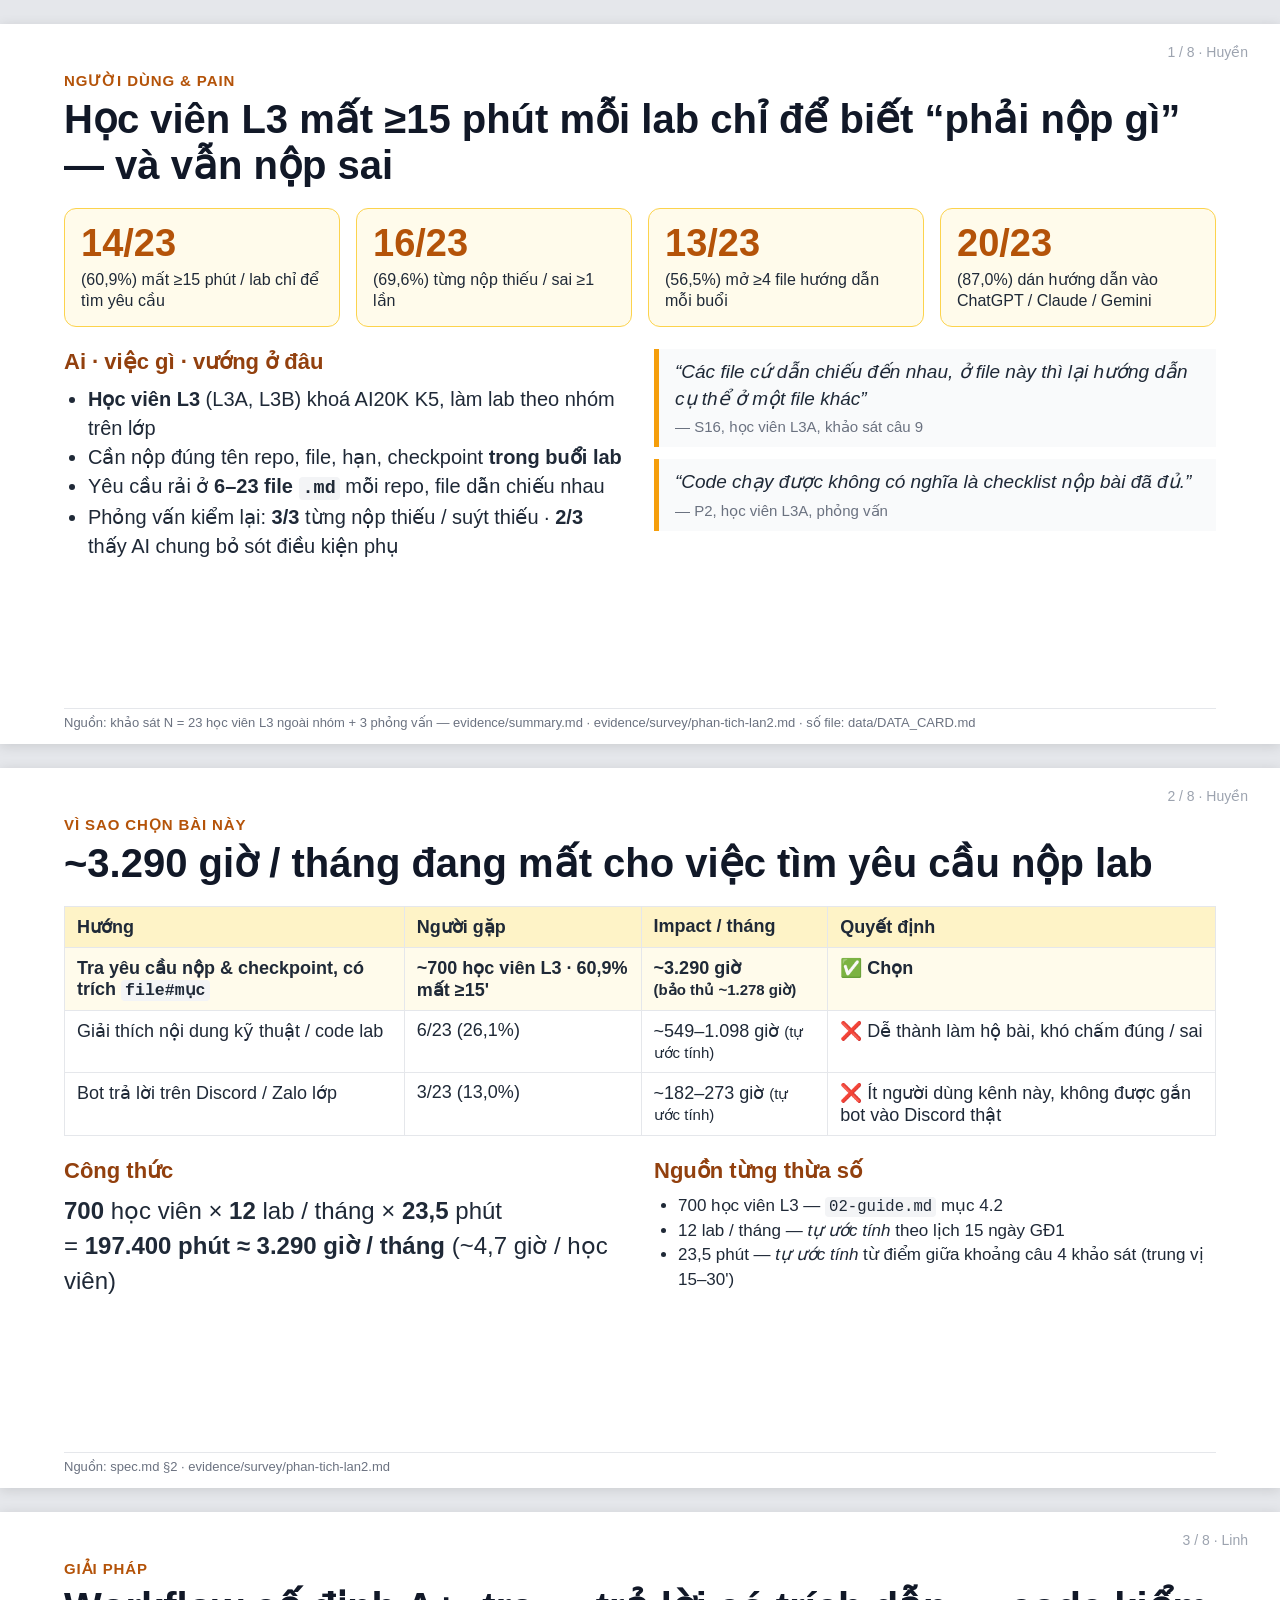
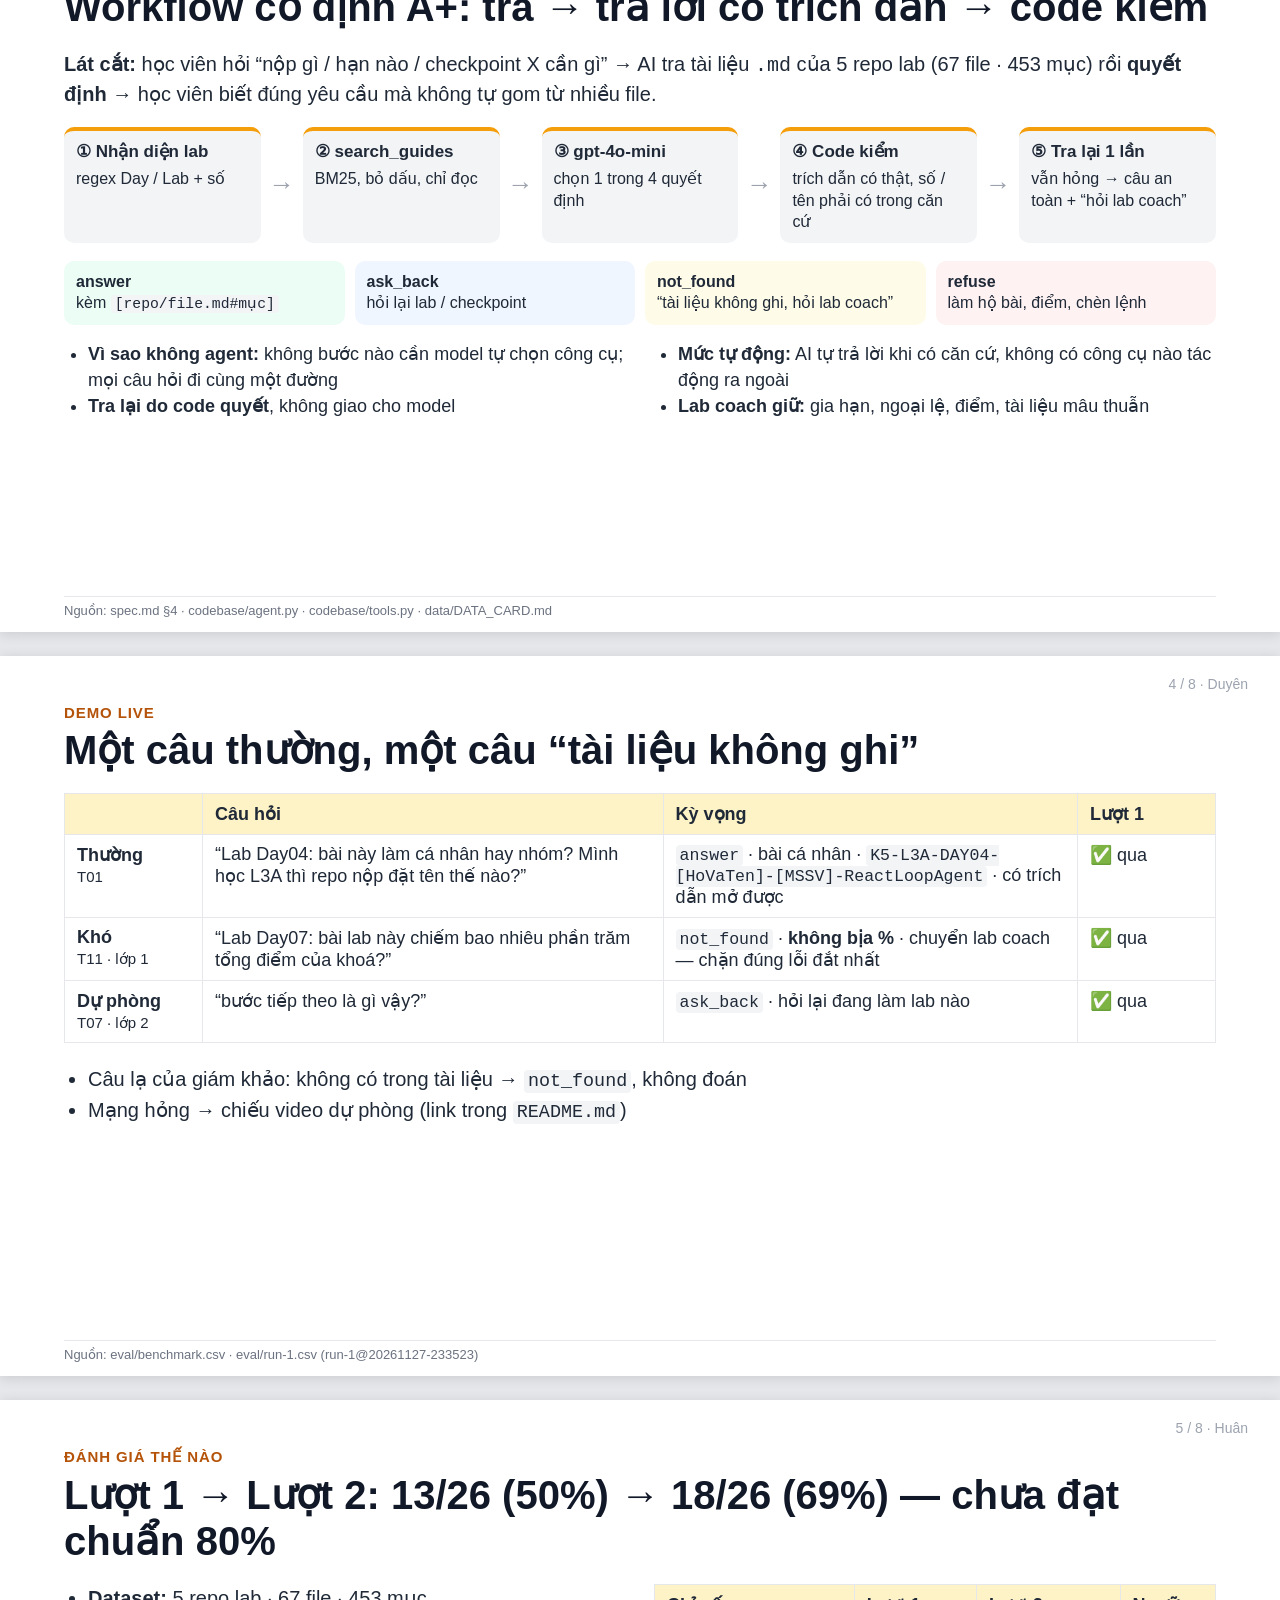
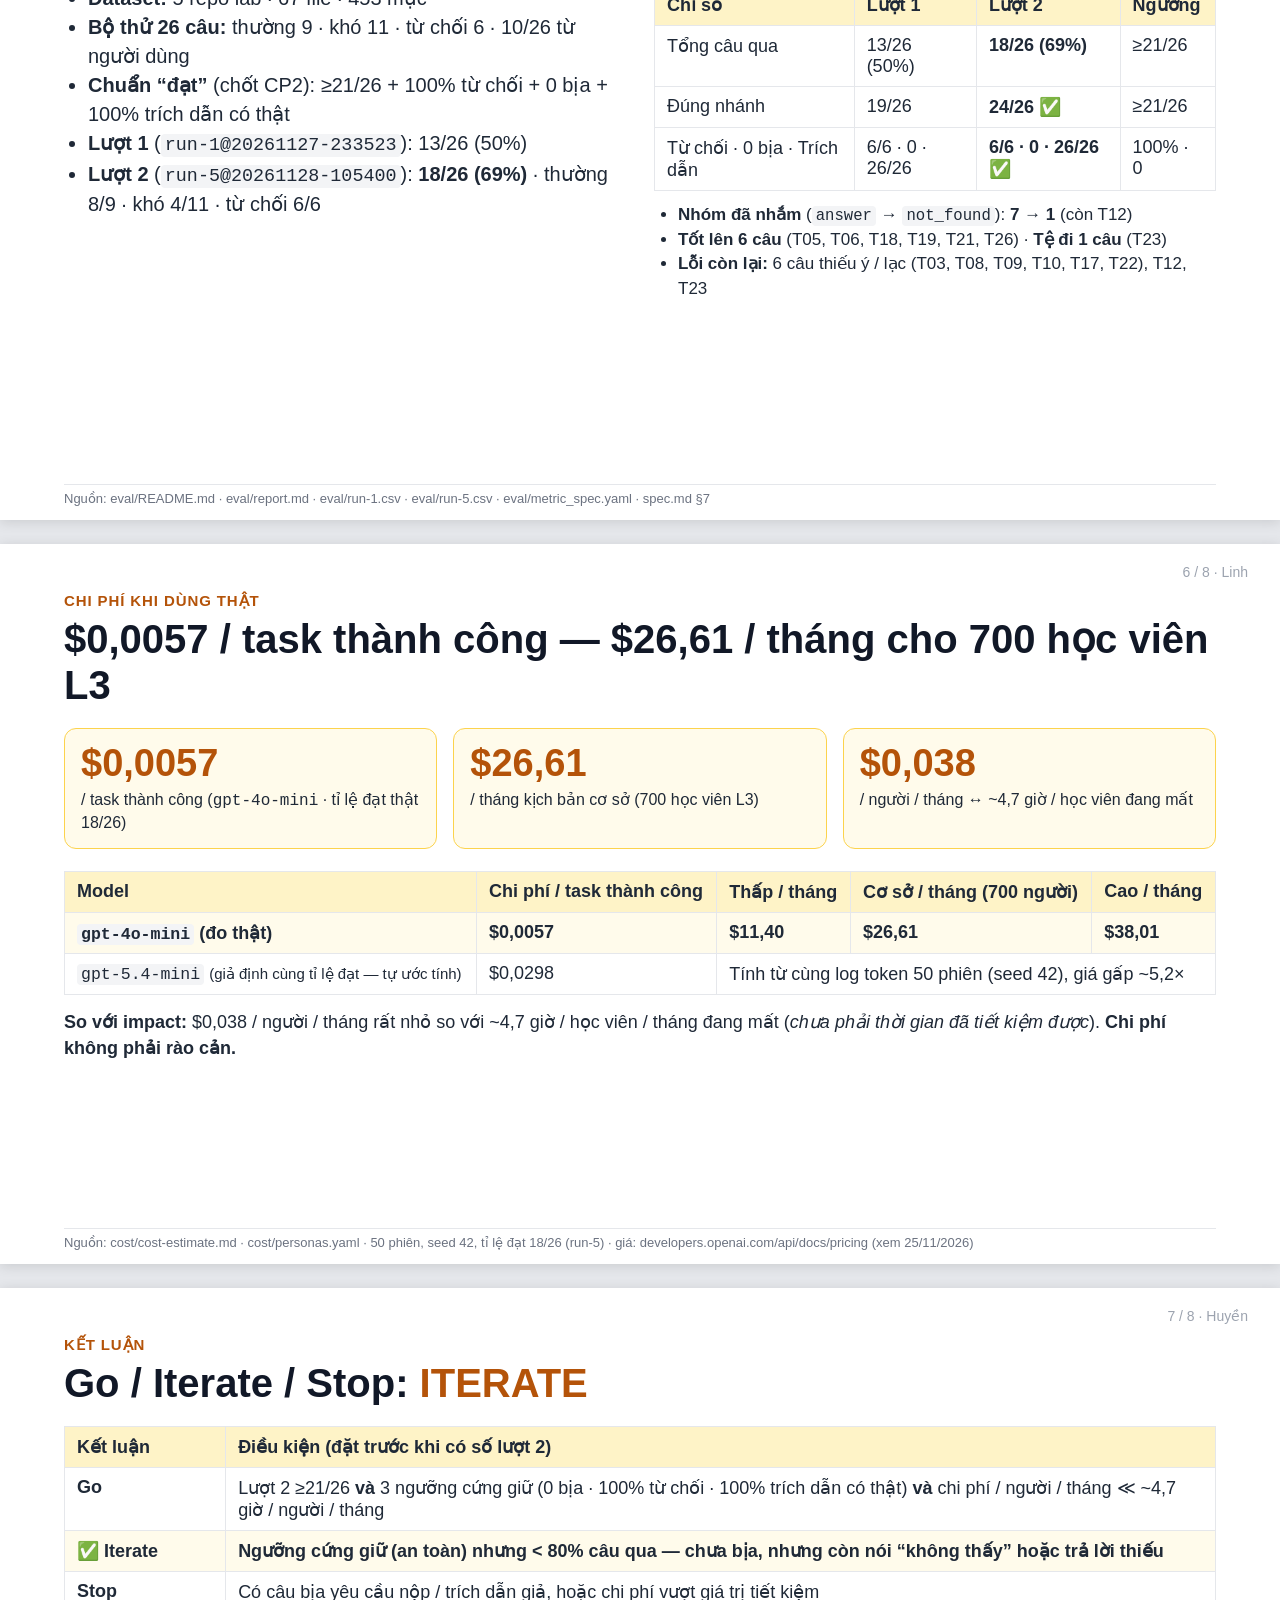
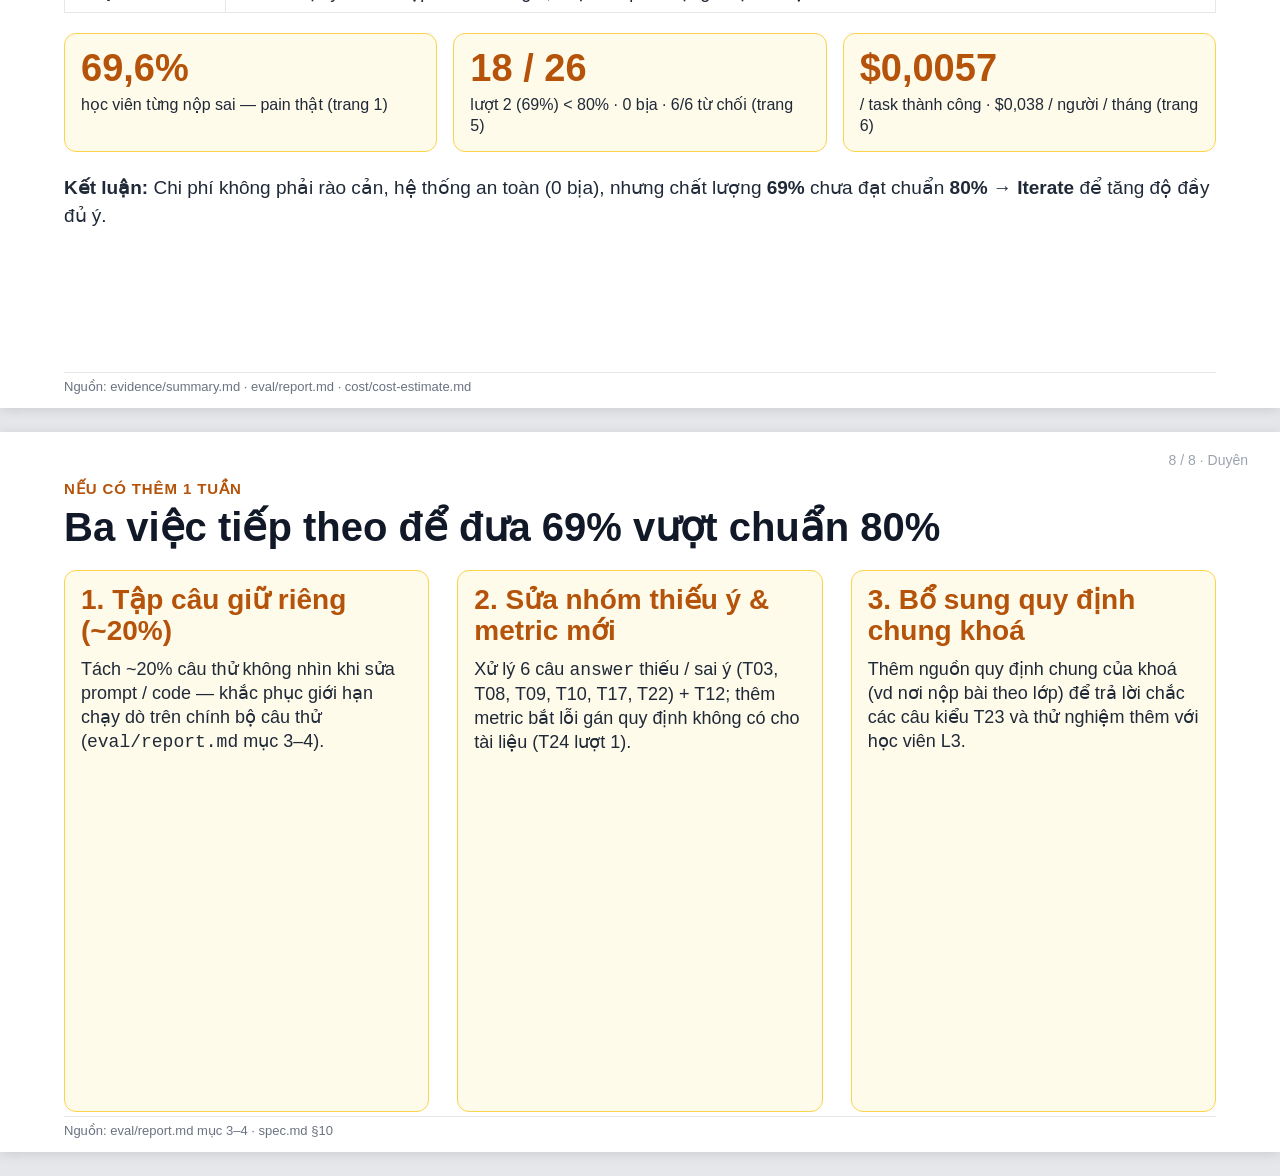
<file: slides/deck.html>
<!doctype html>
<html lang="vi">
<head>
<meta charset="utf-8">
<title>TayDuKy — Trợ lý tra cứu hướng dẫn lab có trích nguồn</title>
<!-- Xuất PDF: mở bằng Chrome → Ctrl+P → Lưu dưới dạng PDF · Bố cục: Ngang · Lề: Không · bật "Đồ hoạ nền" → lưu thành demo-slides.pdf ở gốc repo -->
<style>
  @page { size: 1280px 720px; margin: 0; }
  * { box-sizing: border-box; }
  body { margin: 0; background: #e5e7eb; font-family: "Segoe UI", Roboto, Arial, sans-serif; color: #1f2937; }
  .slide { width: 1280px; height: 720px; margin: 24px auto; background: #fff; padding: 48px 64px 40px;
           position: relative; overflow: hidden; page-break-after: always; break-after: page;
           box-shadow: 0 2px 12px rgba(0,0,0,.12); display: flex; flex-direction: column; }
  @media print { body { background: #fff; } .slide { margin: 0; box-shadow: none; } }
  .tag { font-size: 15px; font-weight: 600; color: #b45309; letter-spacing: .06em; text-transform: uppercase; }
  h1 { font-size: 40px; margin: 6px 0 20px; color: #111827; line-height: 1.15; }
  h2 { font-size: 22px; margin: 0 0 10px; color: #92400e; }
  p, li { font-size: 20px; line-height: 1.45; }
  ul { margin: 0; padding-left: 24px; }
  .row { display: flex; gap: 28px; flex: 1; min-height: 0; }
  .col { flex: 1; min-width: 0; }
  .big { display: grid; grid-template-columns: repeat(4, 1fr); gap: 16px; margin-bottom: 22px; }
  .stat { background: #fffbeb; border: 1px solid #fcd34d; border-radius: 12px; padding: 14px 16px; }
  .stat b { display: block; font-size: 38px; color: #b45309; line-height: 1.1; }
  .stat span { font-size: 16px; line-height: 1.35; display: block; margin-top: 4px; }
  blockquote { margin: 0 0 12px; padding: 10px 16px; border-left: 5px solid #f59e0b; background: #f9fafb;
               font-size: 19px; font-style: italic; line-height: 1.4; }
  blockquote cite { display: block; font-style: normal; font-size: 15px; color: #6b7280; margin-top: 4px; }
  table { border-collapse: collapse; width: 100%; font-size: 18px; }
  th, td { border: 1px solid #e5e7eb; padding: 9px 12px; text-align: left; vertical-align: top; }
  th { background: #fef3c7; }
  tr.pick td { background: #fffbeb; font-weight: 600; }
  .src { position: absolute; bottom: 14px; left: 64px; right: 64px; font-size: 13px; color: #6b7280;
         border-top: 1px solid #e5e7eb; padding-top: 6px; }
  .page { position: absolute; top: 20px; right: 32px; font-size: 14px; color: #9ca3af; }
  .flow { display: flex; align-items: stretch; gap: 8px; margin: 6px 0 18px; }
  .step { flex: 1; background: #f3f4f6; border-radius: 10px; padding: 10px 12px; font-size: 16px; line-height: 1.35;
          border-top: 4px solid #f59e0b; }
  .step b { display: block; font-size: 17px; margin-bottom: 4px; }
  .arrow { align-self: center; font-size: 26px; color: #9ca3af; }
  .dec { display: grid; grid-template-columns: repeat(4, 1fr); gap: 10px; margin-bottom: 16px; }
  .dec div { border-radius: 10px; padding: 10px 12px; font-size: 16px; line-height: 1.35; }
  .dec code, td code, li code { font-family: Consolas, monospace; font-size: .92em; background: #f3f4f6; padding: 1px 4px; border-radius: 4px; }
  .todo { background: #fef2f2; border: 2px dashed #f87171; color: #b91c1c; border-radius: 10px; padding: 14px 18px; font-size: 19px; }
  .cover h1 { font-size: 46px; }
</style>
</head>
<body>

<!-- ============ TRANG 1 ============ -->
<section class="slide">
  <div class="page">1 / 8 · Huyền</div>
  <div class="tag">Người dùng &amp; pain</div>
  <h1>Học viên L3 mất ≥15 phút mỗi lab chỉ để biết “phải nộp gì” — và vẫn nộp sai</h1>
  <div class="big">
    <div class="stat"><b>14/23</b><span>(60,9%) mất ≥15 phút / lab chỉ để tìm yêu cầu</span></div>
    <div class="stat"><b>16/23</b><span>(69,6%) từng nộp thiếu / sai ≥1 lần</span></div>
    <div class="stat"><b>13/23</b><span>(56,5%) mở ≥4 file hướng dẫn mỗi buổi</span></div>
    <div class="stat"><b>20/23</b><span>(87,0%) dán hướng dẫn vào ChatGPT / Claude / Gemini</span></div>
  </div>
  <div class="row">
    <div class="col">
      <h2>Ai · việc gì · vướng ở đâu</h2>
      <ul>
        <li><b>Học viên L3</b> (L3A, L3B) khoá AI20K K5, làm lab theo nhóm trên lớp</li>
        <li>Cần nộp đúng tên repo, file, hạn, checkpoint <b>trong buổi lab</b></li>
        <li>Yêu cầu rải ở <b>6–23 file <code>.md</code></b> mỗi repo, file dẫn chiếu nhau</li>
        <li>Phỏng vấn kiểm lại: <b>3/3</b> từng nộp thiếu / suýt thiếu · <b>2/3</b> thấy AI chung bỏ sót điều kiện phụ</li>
      </ul>
    </div>
    <div class="col">
      <blockquote>“Các file cứ dẫn chiếu đến nhau, ở file này thì lại hướng dẫn cụ thể ở một file khác”<cite>— S16, học viên L3A, khảo sát câu 9</cite></blockquote>
      <blockquote>“Code chạy được không có nghĩa là checklist nộp bài đã đủ.”<cite>— P2, học viên L3A, phỏng vấn</cite></blockquote>
    </div>
  </div>
  <div class="src">Nguồn: khảo sát N = 23 học viên L3 ngoài nhóm + 3 phỏng vấn — evidence/summary.md · evidence/survey/phan-tich-lan2.md · số file: data/DATA_CARD.md</div>
</section>

<!-- ============ TRANG 2 ============ -->
<section class="slide">
  <div class="page">2 / 8 · Huyền</div>
  <div class="tag">Vì sao chọn bài này</div>
  <h1>~3.290 giờ / tháng đang mất cho việc tìm yêu cầu nộp lab</h1>
  <table>
    <tr><th>Hướng</th><th>Người gặp</th><th>Impact / tháng</th><th>Quyết định</th></tr>
    <tr class="pick"><td>Tra yêu cầu nộp &amp; checkpoint, có trích <code>file#mục</code></td><td>~700 học viên L3 · 60,9% mất ≥15'</td><td>~3.290 giờ<br><small>(bảo thủ ~1.278 giờ)</small></td><td>✅ Chọn</td></tr>
    <tr><td>Giải thích nội dung kỹ thuật / code lab</td><td>6/23 (26,1%)</td><td>~549–1.098 giờ <small>(tự ước tính)</small></td><td>❌ Dễ thành làm hộ bài, khó chấm đúng / sai</td></tr>
    <tr><td>Bot trả lời trên Discord / Zalo lớp</td><td>3/23 (13,0%)</td><td>~182–273 giờ <small>(tự ước tính)</small></td><td>❌ Ít người dùng kênh này, không được gắn bot vào Discord thật</td></tr>
  </table>
  <div class="row" style="margin-top:22px">
    <div class="col">
      <h2>Công thức</h2>
      <p style="font-size:24px;margin:0"><b>700</b> học viên × <b>12</b> lab / tháng × <b>23,5</b> phút<br>= <b>197.400 phút ≈ 3.290 giờ / tháng</b> (~4,7 giờ / học viên)</p>
    </div>
    <div class="col">
      <h2>Nguồn từng thừa số</h2>
      <ul style="font-size:17px">
        <li style="font-size:17px">700 học viên L3 — <code>02-guide.md</code> mục 4.2</li>
        <li style="font-size:17px">12 lab / tháng — <i>tự ước tính</i> theo lịch 15 ngày GĐ1</li>
        <li style="font-size:17px">23,5 phút — <i>tự ước tính</i> từ điểm giữa khoảng câu 4 khảo sát (trung vị 15–30')</li>
      </ul>
    </div>
  </div>
  <div class="src">Nguồn: spec.md §2 · evidence/survey/phan-tich-lan2.md</div>
</section>

<!-- ============ TRANG 3 ============ -->
<section class="slide">
  <div class="page">3 / 8 · Linh</div>
  <div class="tag">Giải pháp</div>
  <h1>Workflow cố định A+: tra → trả lời có trích dẫn → code kiểm</h1>
  <p style="margin:0 0 12px"><b>Lát cắt:</b> học viên hỏi “nộp gì / hạn nào / checkpoint X cần gì” → AI tra tài liệu <code>.md</code> của 5 repo lab (67 file · 453 mục) rồi <b>quyết định</b> → học viên biết đúng yêu cầu mà không tự gom từ nhiều file.</p>
  <div class="flow">
    <div class="step"><b>① Nhận diện lab</b>regex Day / Lab + số</div><div class="arrow">→</div>
    <div class="step"><b>② search_guides</b>BM25, bỏ dấu, chỉ đọc</div><div class="arrow">→</div>
    <div class="step"><b>③ gpt-4o-mini</b>chọn 1 trong 4 quyết định</div><div class="arrow">→</div>
    <div class="step"><b>④ Code kiểm</b>trích dẫn có thật, số / tên phải có trong căn cứ</div><div class="arrow">→</div>
    <div class="step"><b>⑤ Tra lại 1 lần</b>vẫn hỏng → câu an toàn + “hỏi lab coach”</div>
  </div>
  <div class="dec">
    <div style="background:#ecfdf5"><b>answer</b><br>kèm <code>[repo/file.md#mục]</code></div>
    <div style="background:#eff6ff"><b>ask_back</b><br>hỏi lại lab / checkpoint</div>
    <div style="background:#fefce8"><b>not_found</b><br>“tài liệu không ghi, hỏi lab coach”</div>
    <div style="background:#fef2f2"><b>refuse</b><br>làm hộ bài, điểm, chèn lệnh</div>
  </div>
  <div class="row">
    <div class="col"><ul style="font-size:18px">
      <li style="font-size:18px"><b>Vì sao không agent:</b> không bước nào cần model tự chọn công cụ; mọi câu hỏi đi cùng một đường</li>
      <li style="font-size:18px"><b>Tra lại do code quyết</b>, không giao cho model</li>
    </ul></div>
    <div class="col"><ul style="font-size:18px">
      <li style="font-size:18px"><b>Mức tự động:</b> AI tự trả lời khi có căn cứ, không có công cụ nào tác động ra ngoài</li>
      <li style="font-size:18px"><b>Lab coach giữ:</b> gia hạn, ngoại lệ, điểm, tài liệu mâu thuẫn</li>
    </ul></div>
  </div>
  <div class="src">Nguồn: spec.md §4 · codebase/agent.py · codebase/tools.py · data/DATA_CARD.md</div>
</section>

<!-- ============ TRANG 4 ============ -->
<section class="slide">
  <div class="page">4 / 8 · Duyên</div>
  <div class="tag">Demo live</div>
  <h1>Một câu thường, một câu “tài liệu không ghi”</h1>
  <table>
    <tr><th style="width:12%"></th><th style="width:40%">Câu hỏi</th><th>Kỳ vọng</th><th style="width:12%">Lượt 1</th></tr>
    <tr><td><b>Thường</b><br><small>T01</small></td><td>“Lab Day04: bài này làm cá nhân hay nhóm? Mình học L3A thì repo nộp đặt tên thế nào?”</td><td><code>answer</code> · bài cá nhân · <code>K5-L3A-DAY04-[HoVaTen]-[MSSV]-ReactLoopAgent</code> · có trích dẫn mở được</td><td>✅ qua</td></tr>
    <tr><td><b>Khó</b><br><small>T11 · lớp 1</small></td><td>“Lab Day07: bài lab này chiếm bao nhiêu phần trăm tổng điểm của khoá?”</td><td><code>not_found</code> · <b>không bịa %</b> · chuyển lab coach — chặn đúng lỗi đắt nhất</td><td>✅ qua</td></tr>
    <tr><td><b>Dự phòng</b><br><small>T07 · lớp 2</small></td><td>“bước tiếp theo là gì vậy?”</td><td><code>ask_back</code> · hỏi lại đang làm lab nào</td><td>✅ qua</td></tr>
  </table>
  <ul style="margin-top:22px">
    <li>Câu lạ của giám khảo: không có trong tài liệu → <code>not_found</code>, không đoán</li>
    <li>Mạng hỏng → chiếu video dự phòng (link trong <code>README.md</code>)</li>
  </ul>
  <div class="src">Nguồn: eval/benchmark.csv · eval/run-1.csv (run-1@20261127-233523)</div>
</section>

<!-- ============ TRANG 5 ============ -->
<section class="slide">
  <div class="page">5 / 8 · Huân</div>
  <div class="tag">Đánh giá thế nào</div>
  <h1>Lượt 1 → Lượt 2: 13/26 (50%) → 18/26 (69%) — chưa đạt chuẩn 80%</h1>
  <div class="row">
    <div class="col">
      <ul>
        <li><b>Dataset:</b> 5 repo lab · 67 file · 453 mục</li>
        <li><b>Bộ thử 26 câu:</b> thường 9 · khó 11 · từ chối 6 · 10/26 từ người dùng</li>
        <li><b>Chuẩn “đạt”</b> (chốt CP2): ≥21/26 + 100% từ chối + 0 bịa + 100% trích dẫn có thật</li>
        <li><b>Lượt 1</b> (<code>run-1@20261127-233523</code>): 13/26 (50%)</li>
        <li><b>Lượt 2</b> (<code>run-5@20261128-105400</code>): <b>18/26 (69%)</b> · thường 8/9 · khó 4/11 · từ chối 6/6</li>
      </ul>
    </div>
    <div class="col">
      <table>
        <tr><th>Chỉ số</th><th>Lượt 1</th><th>Lượt 2</th><th>Ngưỡng</th></tr>
        <tr><td>Tổng câu qua</td><td>13/26 (50%)</td><td><b>18/26 (69%)</b></td><td>≥21/26</td></tr>
        <tr><td>Đúng nhánh</td><td>19/26</td><td><b>24/26 ✅</b></td><td>≥21/26</td></tr>
        <tr><td>Từ chối · 0 bịa · Trích dẫn</td><td>6/6 · 0 · 26/26</td><td><b>6/6 · 0 · 26/26 ✅</b></td><td>100% · 0</td></tr>
      </table>
      <ul style="margin-top:12px;font-size:17px">
        <li style="font-size:17px"><b>Nhóm đã nhắm</b> (<code>answer</code> → <code>not_found</code>): <b>7 → 1</b> (còn T12)</li>
        <li style="font-size:17px"><b>Tốt lên 6 câu</b> (T05, T06, T18, T19, T21, T26) · <b>Tệ đi 1 câu</b> (T23)</li>
        <li style="font-size:17px"><b>Lỗi còn lại:</b> 6 câu thiếu ý / lạc (T03, T08, T09, T10, T17, T22), T12, T23</li>
      </ul>
    </div>
  </div>
  <div class="src">Nguồn: eval/README.md · eval/report.md · eval/run-1.csv · eval/run-5.csv · eval/metric_spec.yaml · spec.md §7</div>
</section>

<!-- ============ TRANG 6 ============ -->
<section class="slide">
  <div class="page">6 / 8 · Linh</div>
  <div class="tag">Chi phí khi dùng thật</div>
  <h1>$0,0057 / task thành công — $26,61 / tháng cho 700 học viên L3</h1>
  <div class="big" style="grid-template-columns:repeat(3,1fr)">
    <div class="stat"><b>$0,0057</b><span>/ task thành công (<code>gpt-4o-mini</code> · tỉ lệ đạt thật 18/26)</span></div>
    <div class="stat"><b>$26,61</b><span>/ tháng kịch bản cơ sở (700 học viên L3)</span></div>
    <div class="stat"><b>$0,038</b><span>/ người / tháng ↔ ~4,7 giờ / học viên đang mất</span></div>
  </div>
  <table>
    <tr><th>Model</th><th>Chi phí / task thành công</th><th>Thấp / tháng</th><th>Cơ sở / tháng (700 người)</th><th>Cao / tháng</th></tr>
    <tr class="pick"><td><code>gpt-4o-mini</code> (đo thật)</td><td>$0,0057</td><td>$11,40</td><td>$26,61</td><td>$38,01</td></tr>
    <tr><td><code>gpt-5.4-mini</code> <small>(giả định cùng tỉ lệ đạt — tự ước tính)</small></td><td>$0,0298</td><td colspan="3">Tính từ cùng log token 50 phiên (seed 42), giá gấp ~5,2×</td></tr>
  </table>
  <p style="margin:14px 0 0;font-size:18px"><b>So với impact:</b> $0,038 / người / tháng rất nhỏ so với ~4,7 giờ / học viên / tháng đang mất (<i>chưa phải thời gian đã tiết kiệm được</i>). <b>Chi phí không phải rào cản.</b></p>
  <div class="src">Nguồn: cost/cost-estimate.md · cost/personas.yaml · 50 phiên, seed 42, tỉ lệ đạt 18/26 (run-5) · giá: developers.openai.com/api/docs/pricing (xem 25/11/2026)</div>
</section>

<!-- ============ TRANG 7 ============ -->
<section class="slide">
  <div class="page">7 / 8 · Huyền</div>
  <div class="tag">Kết luận</div>
  <h1>Go / Iterate / Stop: <span style="color:#b45309">ITERATE</span></h1>
  <table>
    <tr><th style="width:14%">Kết luận</th><th>Điều kiện (đặt trước khi có số lượt 2)</th></tr>
    <tr><td><b>Go</b></td><td>Lượt 2 ≥21/26 <b>và</b> 3 ngưỡng cứng giữ (0 bịa · 100% từ chối · 100% trích dẫn có thật) <b>và</b> chi phí / người / tháng ≪ ~4,7 giờ / người / tháng</td></tr>
    <tr class="pick"><td><b>✅ Iterate</b></td><td>Ngưỡng cứng giữ (an toàn) nhưng &lt; 80% câu qua — chưa bịa, nhưng còn nói “không thấy” hoặc trả lời thiếu</td></tr>
    <tr><td><b>Stop</b></td><td>Có câu bịa yêu cầu nộp / trích dẫn giả, hoặc chi phí vượt giá trị tiết kiệm</td></tr>
  </table>
  <div class="big" style="grid-template-columns:repeat(3,1fr);margin-top:20px">
    <div class="stat"><b>69,6%</b><span>học viên từng nộp sai — pain thật (trang 1)</span></div>
    <div class="stat"><b>18 / 26</b><span>lượt 2 (69%) &lt; 80% · 0 bịa · 6/6 từ chối (trang 5)</span></div>
    <div class="stat"><b>$0,0057</b><span>/ task thành công · $0,038 / người / tháng (trang 6)</span></div>
  </div>
  <p style="margin:0;font-size:19px"><b>Kết luận:</b> Chi phí không phải rào cản, hệ thống an toàn (0 bịa), nhưng chất lượng <b>69%</b> chưa đạt chuẩn <b>80%</b> → <b>Iterate</b> để tăng độ đầy đủ ý.</p>
  <div class="src">Nguồn: evidence/summary.md · eval/report.md · cost/cost-estimate.md</div>
</section>

<!-- ============ TRANG 8 ============ -->
<section class="slide">
  <div class="page">8 / 8 · Duyên</div>
  <div class="tag">Nếu có thêm 1 tuần</div>
  <h1>Ba việc tiếp theo để đưa 69% vượt chuẩn 80%</h1>
  <div class="row" style="align-items:stretch">
    <div class="col stat">
      <b style="font-size:28px">1. Tập câu giữ riêng (~20%)</b>
      <span style="font-size:18px;margin-top:10px">Tách ~20% câu thử không nhìn khi sửa prompt / code — khắc phục giới hạn chạy dò trên chính bộ câu thử (<code>eval/report.md</code> mục 3–4).</span>
    </div>
    <div class="col stat">
      <b style="font-size:28px">2. Sửa nhóm thiếu ý &amp; metric mới</b>
      <span style="font-size:18px;margin-top:10px">Xử lý 6 câu <code>answer</code> thiếu / sai ý (T03, T08, T09, T10, T17, T22) + T12; thêm metric bắt lỗi gán quy định không có cho tài liệu (T24 lượt 1).</span>
    </div>
    <div class="col stat">
      <b style="font-size:28px">3. Bổ sung quy định chung khoá</b>
      <span style="font-size:18px;margin-top:10px">Thêm nguồn quy định chung của khoá (vd nơi nộp bài theo lớp) để trả lời chắc các câu kiểu T23 và thử nghiệm thêm với học viên L3.</span>
    </div>
  </div>
  <div class="src">Nguồn: eval/report.md mục 3–4 · spec.md §10</div>
</section>

</body>
</html>
</file>
